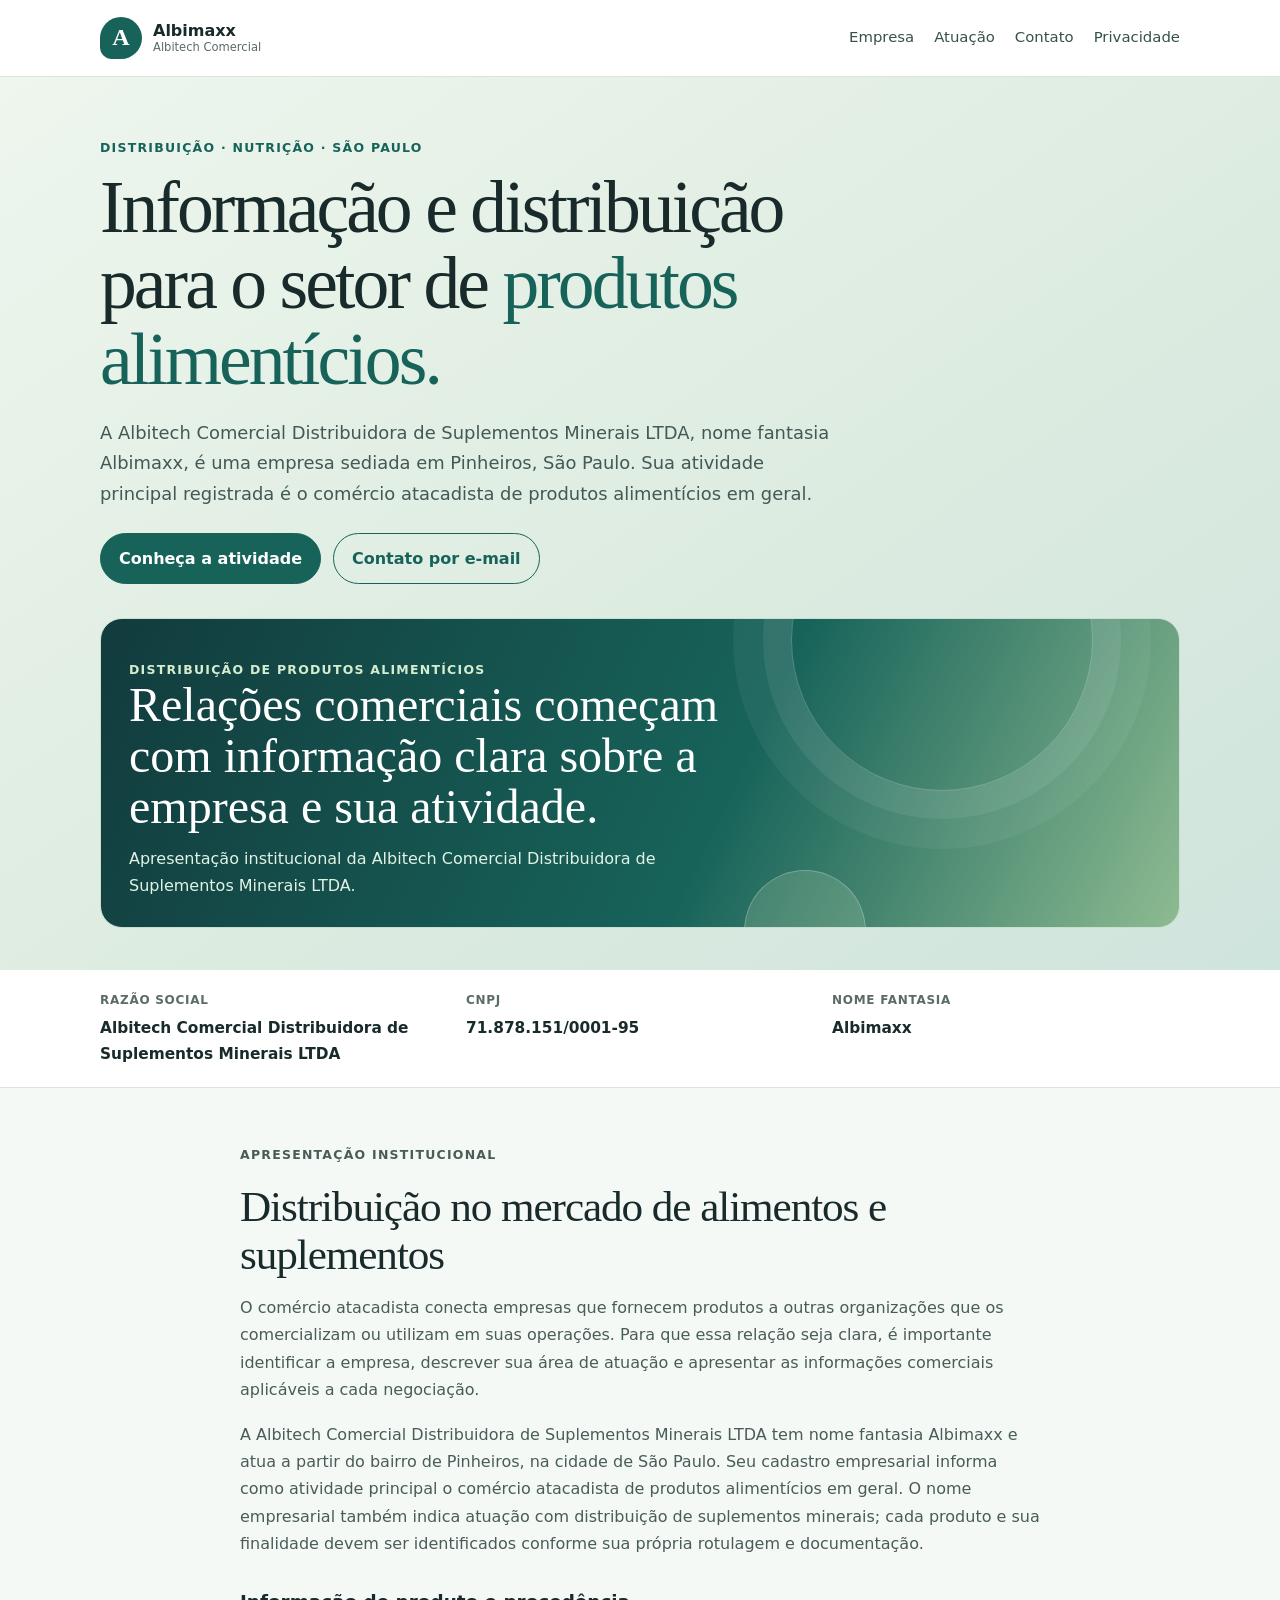
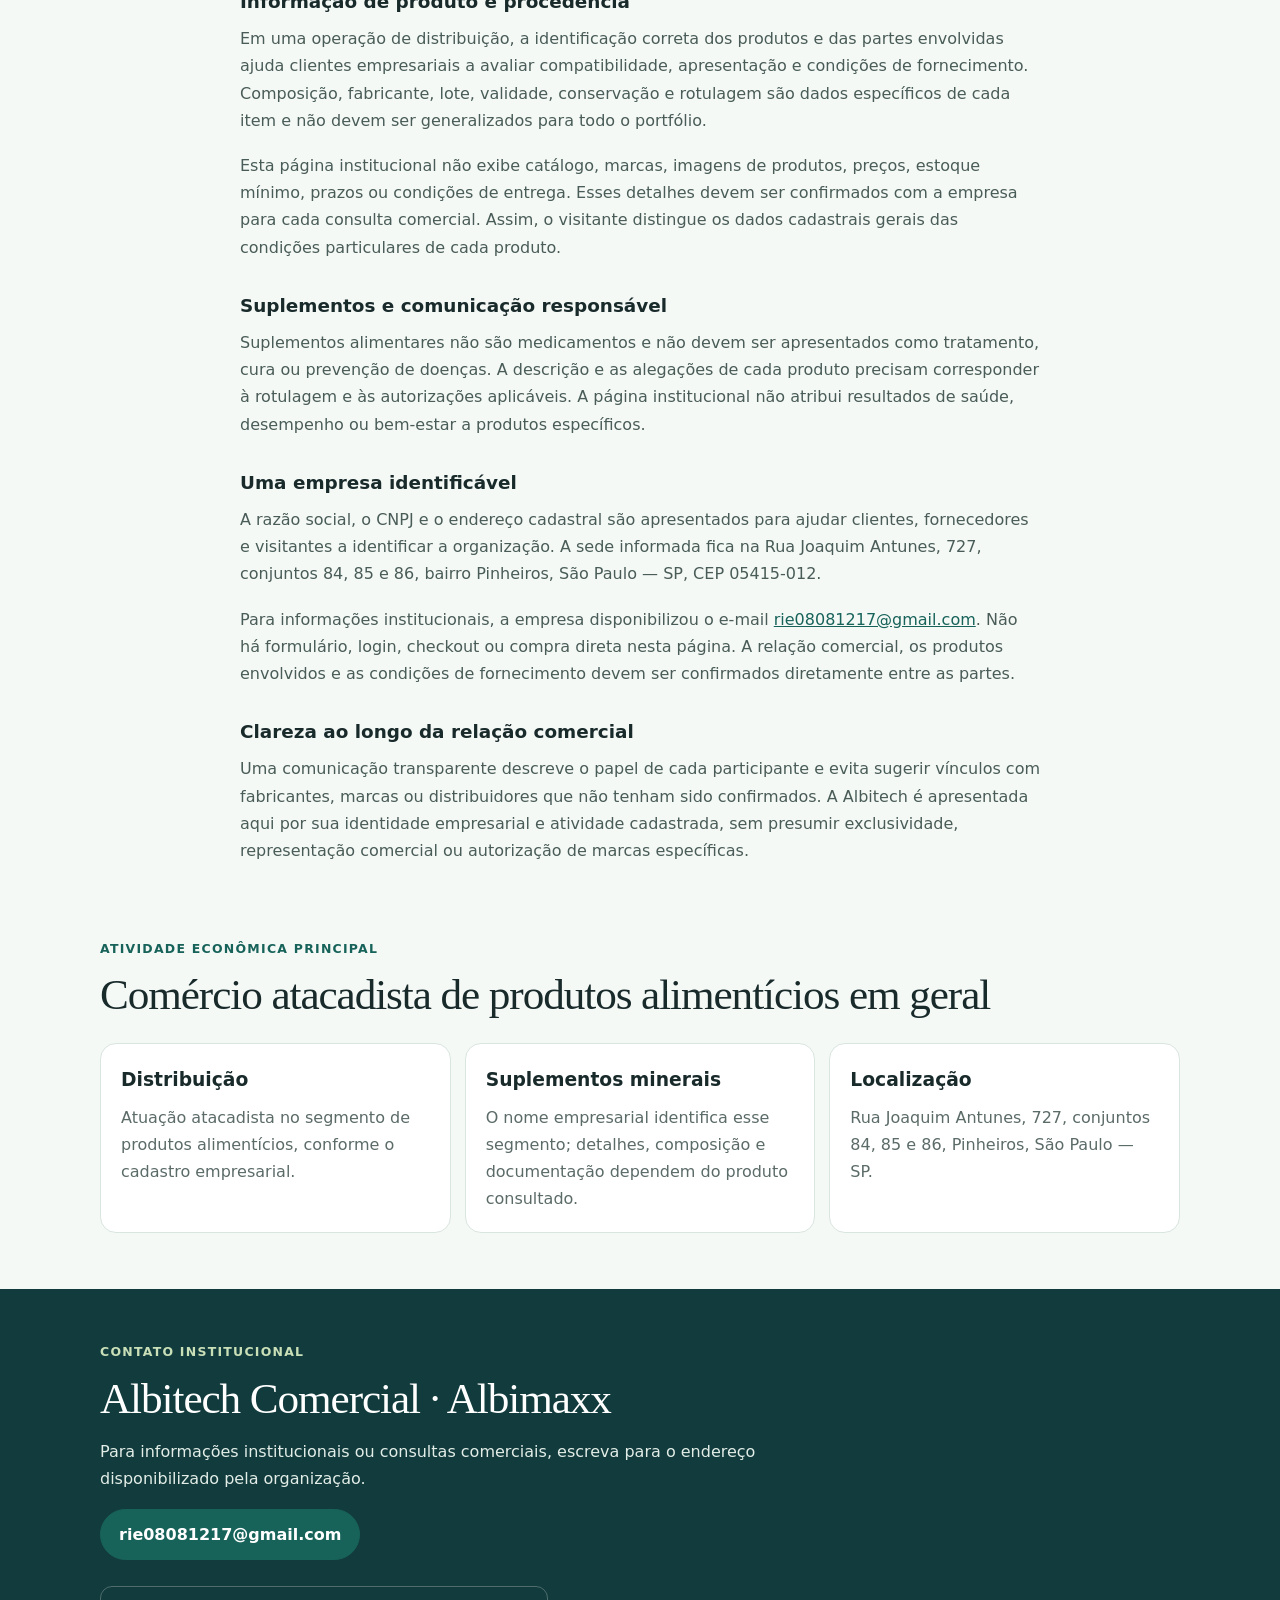
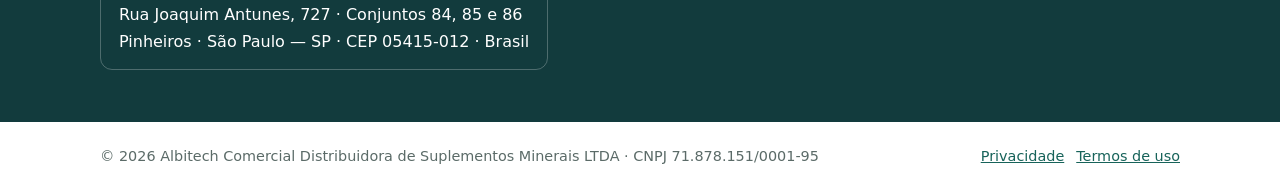
<file: index.html>
<!doctype html>
<html lang="pt-BR"><head><meta charset="utf-8"><meta name="viewport" content="width=device-width,initial-scale=1"><meta name="description" content="Albitech Comercial Distribuidora de Suplementos Minerais LTDA — distribuição atacadista de produtos alimentícios em São Paulo."><title>Albitech | Distribuição de produtos alimentícios</title><link rel="stylesheet" href="styles.css"></head>
<body><header class="top"><div class="wrap nav"><a class="brand" href="index.html"><span class="mark">A</span><span>Albimaxx<small style="display:block;font-size:.72rem;font-weight:500;color:#5b6b68">Albitech Comercial</small></span></a><nav class="links"><a href="#empresa">Empresa</a><a href="#atuacao">Atuação</a><a href="#contato">Contato</a><a href="privacy.html">Privacidade</a></nav></div></header>
<main><section class="hero"><div class="wrap"><p class="eyebrow">Distribuição · nutrição · São Paulo</p><h1>Informação e distribuição para o setor de <span>produtos alimentícios.</span></h1><p class="lead">A Albitech Comercial Distribuidora de Suplementos Minerais LTDA, nome fantasia Albimaxx, é uma empresa sediada em Pinheiros, São Paulo. Sua atividade principal registrada é o comércio atacadista de produtos alimentícios em geral.</p><div class="actions"><a class="button" href="#atuacao">Conheça a atividade</a><a class="button secondary" href="mailto:rie08081217@gmail.com">Contato por e-mail</a></div><div class="banner" role="img" aria-label="Banner institucional sobre distribuição de produtos alimentícios"><div class="banner-copy"><p class="eyebrow" style="color:#d5edcf">Distribuição de produtos alimentícios</p><h2>Relações comerciais começam com informação clara sobre a empresa e sua atividade.</h2><p>Apresentação institucional da Albitech Comercial Distribuidora de Suplementos Minerais LTDA.</p></div></div></div></section>
<section class="facts"><div class="wrap facts-grid"><div class="fact"><small>Razão social</small><strong>Albitech Comercial Distribuidora de Suplementos Minerais LTDA</strong></div><div class="fact"><small>CNPJ</small><strong>71.878.151/0001-95</strong></div><div class="fact"><small>Nome fantasia</small><strong>Albimaxx</strong></div></div></section>
<section id="empresa" class="section"><div class="wrap article"><p class="eyebrow">Apresentação institucional</p><h2>Distribuição no mercado de alimentos e suplementos</h2><p>O comércio atacadista conecta empresas que fornecem produtos a outras organizações que os comercializam ou utilizam em suas operações. Para que essa relação seja clara, é importante identificar a empresa, descrever sua área de atuação e apresentar as informações comerciais aplicáveis a cada negociação.</p><p>A Albitech Comercial Distribuidora de Suplementos Minerais LTDA tem nome fantasia Albimaxx e atua a partir do bairro de Pinheiros, na cidade de São Paulo. Seu cadastro empresarial informa como atividade principal o comércio atacadista de produtos alimentícios em geral. O nome empresarial também indica atuação com distribuição de suplementos minerais; cada produto e sua finalidade devem ser identificados conforme sua própria rotulagem e documentação.</p><h3>Informação de produto e procedência</h3><p>Em uma operação de distribuição, a identificação correta dos produtos e das partes envolvidas ajuda clientes empresariais a avaliar compatibilidade, apresentação e condições de fornecimento. Composição, fabricante, lote, validade, conservação e rotulagem são dados específicos de cada item e não devem ser generalizados para todo o portfólio.</p><p>Esta página institucional não exibe catálogo, marcas, imagens de produtos, preços, estoque mínimo, prazos ou condições de entrega. Esses detalhes devem ser confirmados com a empresa para cada consulta comercial. Assim, o visitante distingue os dados cadastrais gerais das condições particulares de cada produto.</p><h3>Suplementos e comunicação responsável</h3><p>Suplementos alimentares não são medicamentos e não devem ser apresentados como tratamento, cura ou prevenção de doenças. A descrição e as alegações de cada produto precisam corresponder à rotulagem e às autorizações aplicáveis. A página institucional não atribui resultados de saúde, desempenho ou bem-estar a produtos específicos.</p><h3>Uma empresa identificável</h3><p>A razão social, o CNPJ e o endereço cadastral são apresentados para ajudar clientes, fornecedores e visitantes a identificar a organização. A sede informada fica na Rua Joaquim Antunes, 727, conjuntos 84, 85 e 86, bairro Pinheiros, São Paulo — SP, CEP 05415-012.</p><p>Para informações institucionais, a empresa disponibilizou o e-mail <a href="mailto:rie08081217@gmail.com">rie08081217@gmail.com</a>. Não há formulário, login, checkout ou compra direta nesta página. A relação comercial, os produtos envolvidos e as condições de fornecimento devem ser confirmados diretamente entre as partes.</p><h3>Clareza ao longo da relação comercial</h3><p>Uma comunicação transparente descreve o papel de cada participante e evita sugerir vínculos com fabricantes, marcas ou distribuidores que não tenham sido confirmados. A Albitech é apresentada aqui por sua identidade empresarial e atividade cadastrada, sem presumir exclusividade, representação comercial ou autorização de marcas específicas.</p></div></section>
<section id="atuacao" class="section" style="padding-top:0"><div class="wrap"><p class="eyebrow">Atividade econômica principal</p><h2>Comércio atacadista de produtos alimentícios em geral</h2><div class="cards"><article class="card"><h3>Distribuição</h3><p>Atuação atacadista no segmento de produtos alimentícios, conforme o cadastro empresarial.</p></article><article class="card"><h3>Suplementos minerais</h3><p>O nome empresarial identifica esse segmento; detalhes, composição e documentação dependem do produto consultado.</p></article><article class="card"><h3>Localização</h3><p>Rua Joaquim Antunes, 727, conjuntos 84, 85 e 86, Pinheiros, São Paulo — SP.</p></article></div></div></section>
<section id="contato" class="contact"><div class="wrap"><p class="eyebrow">Contato institucional</p><h2>Albitech Comercial · Albimaxx</h2><p>Para informações institucionais ou consultas comerciais, escreva para o endereço disponibilizado pela organização.</p><p><a class="button" href="mailto:rie08081217@gmail.com">rie08081217@gmail.com</a></p><div class="address">Rua Joaquim Antunes, 727 · Conjuntos 84, 85 e 86<br>Pinheiros · São Paulo — SP · CEP 05415-012 · Brasil</div></div></section></main>
<footer class="footer"><div class="wrap footer-row"><span>© 2026 Albitech Comercial Distribuidora de Suplementos Minerais LTDA · CNPJ 71.878.151/0001-95</span><span><a href="privacy.html">Privacidade</a><a href="terms.html">Termos de uso</a></span></div></footer></body></html>
</file>
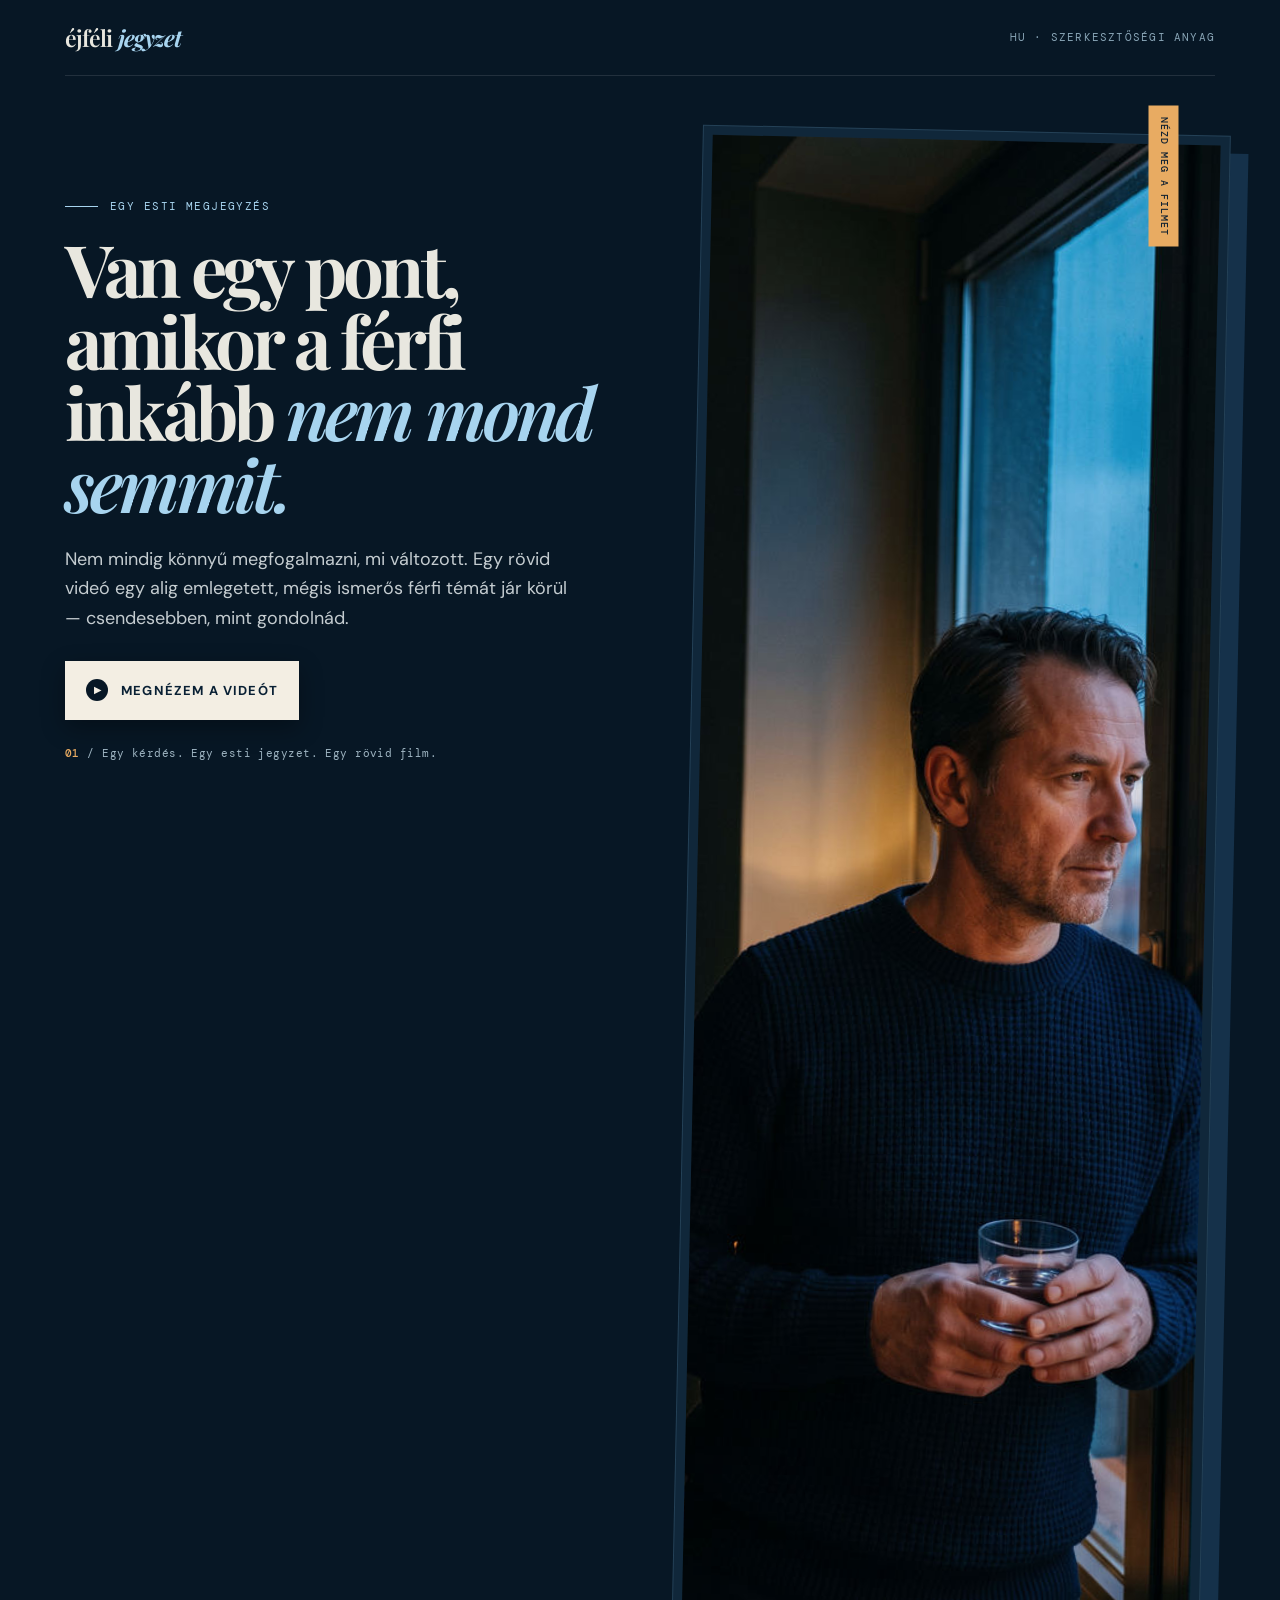
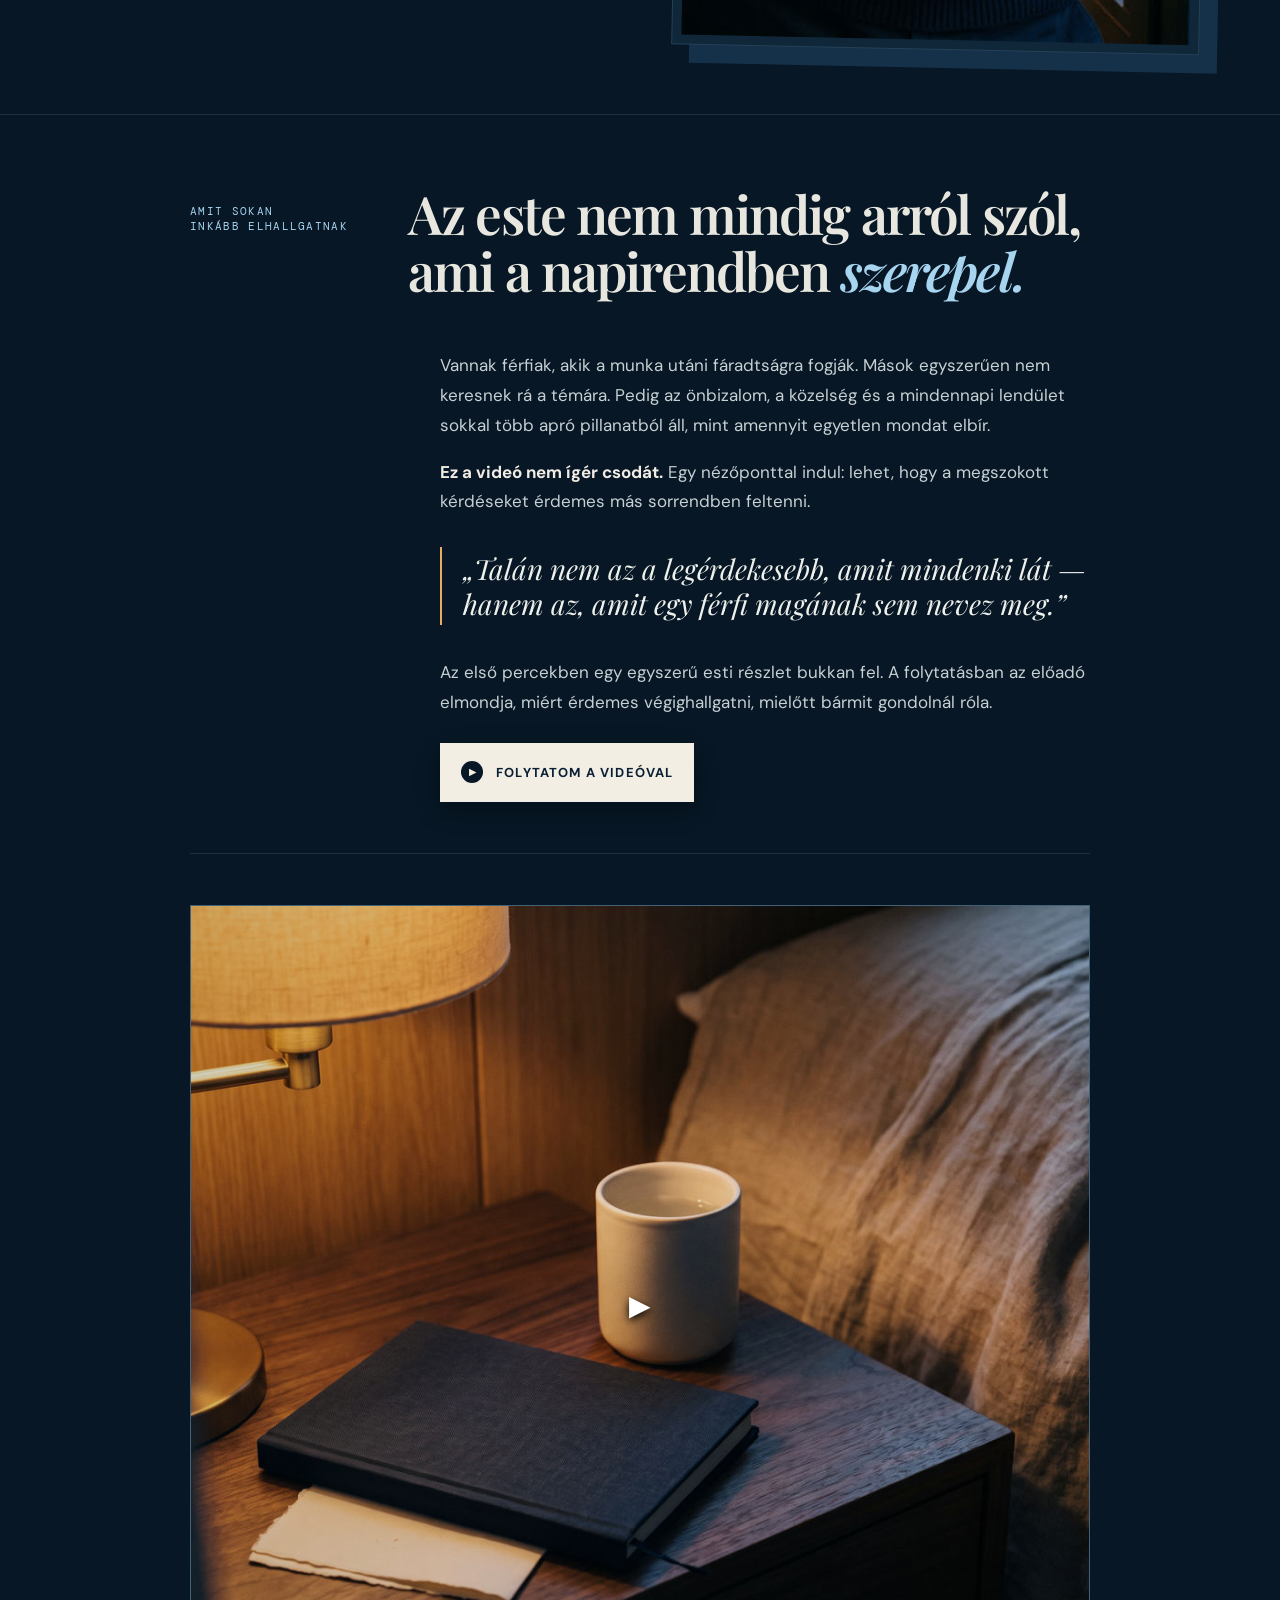
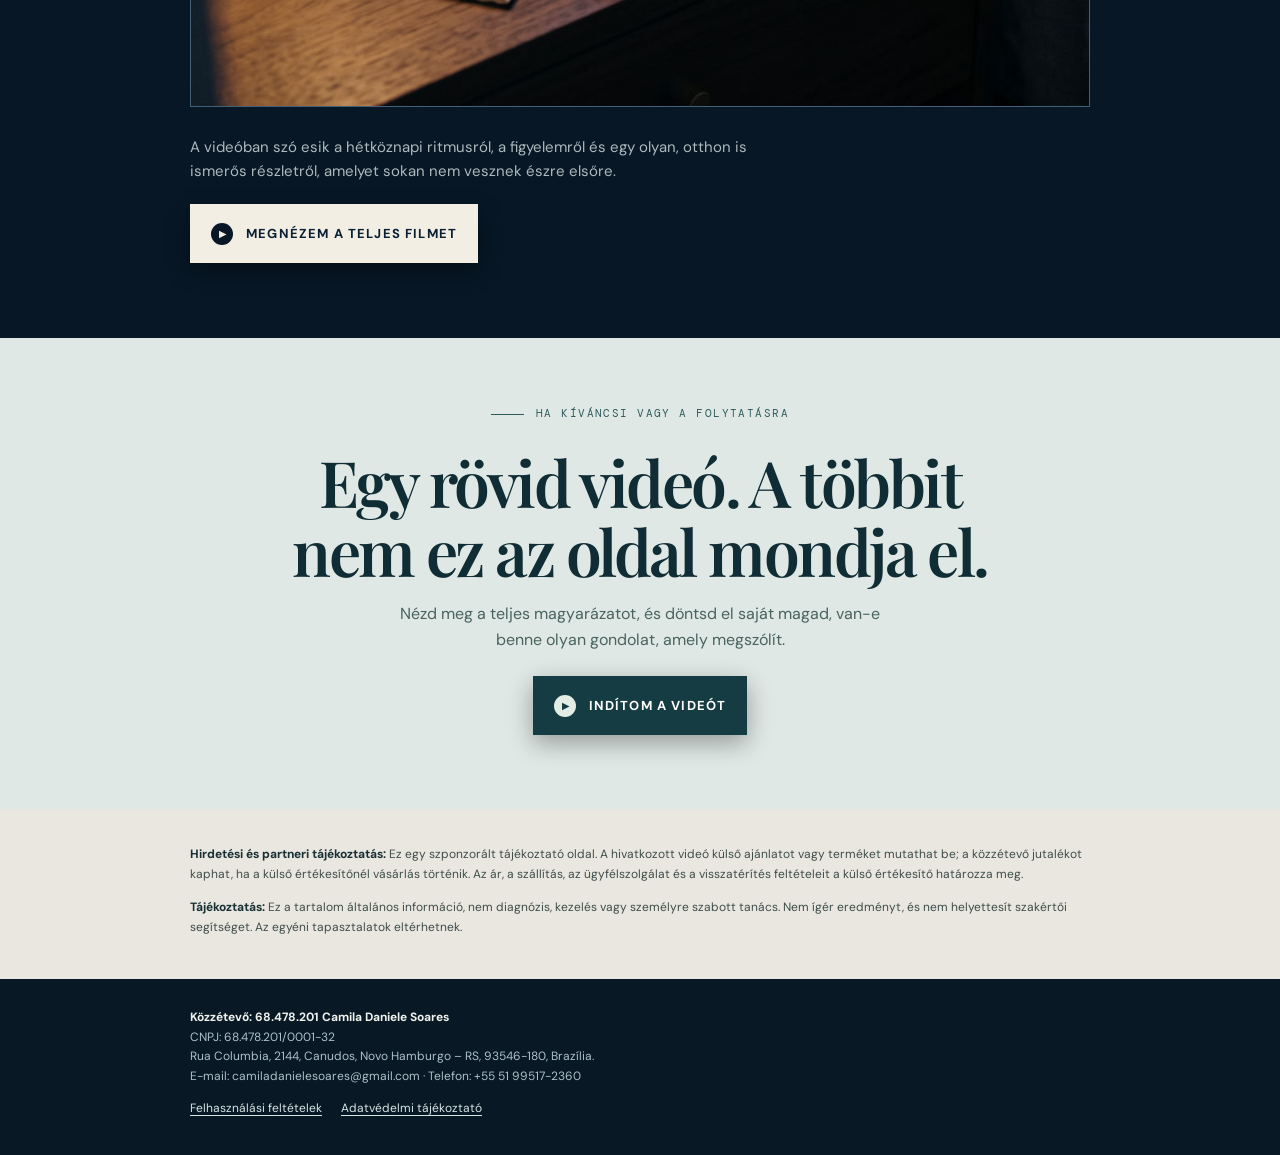
<file: preed/index.html>
<!doctype html>
<html lang="hu">
<head>
  <meta charset="utf-8">
  <meta name="viewport" content="width=device-width,initial-scale=1">
  <meta name="color-scheme" content="dark">
  <meta name="description" content="Szponzorált szerkesztőségi oldal a férfi jóllét kevésbé kimondott pillanatairól.">
  <title>Éjféli jegyzet — Egy csendes férfi kérdés</title>
  <style>
    @import url('https://fonts.googleapis.com/css2?family=DM+Mono:wght@400;500&family=DM+Sans:opsz,wght@9..40,400;9..40,500;9..40,700&family=Playfair+Display:ital,wght@0,600;0,700;1,600&display=swap');
    :root{--night:#071725;--ink:#e8e7df;--muted:#aab6bd;--blue:#3d6c91;--sky:#a7d4ef;--cream:#f3eee3;--amber:#e8ab62;--line:#314656}
    *{box-sizing:border-box}html{scroll-behavior:smooth}body{margin:0;background:var(--night);color:var(--ink);font-family:'DM Sans',Arial,sans-serif;-webkit-font-smoothing:antialiased}a{color:inherit}a:focus-visible{outline:3px solid var(--amber);outline-offset:4px}.page{overflow:hidden}.mast{height:76px;display:flex;align-items:center;justify-content:space-between;width:min(100% - 46px,1150px);margin:auto;border-bottom:1px solid #ffffff1c}.brand{font:600 23px/1 'Playfair Display',Georgia,serif;letter-spacing:-.04em}.brand b{font-style:italic;color:var(--sky)}.issue{font:11px/1 'DM Mono',monospace;text-transform:uppercase;letter-spacing:.11em;color:#89a5b6}.hero{width:min(100% - 46px,1150px);margin:auto;display:grid;grid-template-columns:1.02fr .98fr;gap:72px;align-items:start;min-height:640px;padding:54px 0 64px}.tag{display:flex;align-items:center;gap:12px;color:var(--sky);font:11px/1.2 'DM Mono',monospace;letter-spacing:.13em;text-transform:uppercase;margin:0 0 20px}.tag:before{content:'';width:33px;height:1px;background:var(--sky)}h1{font:700 clamp(47px,5.65vw,78px)/.99 'Playfair Display',Georgia,serif;letter-spacing:-.052em;margin:0 0 25px;max-width:620px}h1 em{color:var(--sky);font-weight:600}.lead{max-width:520px;color:#c4ccd0;font-size:18px;line-height:1.65;margin:0 0 27px}.lead strong{color:#f4f0e6}.watch{display:inline-flex;align-items:center;justify-content:center;gap:13px;background:var(--cream);color:#092034;min-height:59px;padding:15px 21px;font-size:13px;font-weight:700;letter-spacing:.09em;text-transform:uppercase;text-decoration:none;box-shadow:0 8px 25px #0005;transition:transform .18s cubic-bezier(.23,1,.32,1),box-shadow .18s cubic-bezier(.23,1,.32,1)}.watch:hover{transform:translateY(-2px);box-shadow:0 13px 28px #0008}.watch:active{transform:scale(.97)}.play{display:grid;place-items:center;width:22px;height:22px;border-radius:50%;background:var(--night);color:var(--cream);font-size:9px;padding-left:2px}.watch-note{color:#8fa1ab;font-size:12px;line-height:1.5;margin:12px 0 0;max-width:420px}.hero-copy{padding-top:70px}.portrait{position:relative;margin:0}.portrait a{display:block;border:1px solid #6794b13c;padding:9px;background:#10273a;transform:rotate(1.2deg);box-shadow:18px 18px 0 #15314a}.portrait img{width:100%;aspect-ratio:4/5;object-fit:cover;display:block;filter:saturate(.9)}.portrait:after{content:'NÉZD MEG A FILMET';position:absolute;right:-19px;top:31px;background:var(--amber);color:#132332;font:500 10px/1 'DM Mono',monospace;letter-spacing:.1em;padding:10px 11px;transform:rotate(90deg);transform-origin:center}.hero-meta{position:relative;margin-top:25px;color:#9fb5c2;font:11px/1.5 'DM Mono',monospace;letter-spacing:.04em}.hero-meta b{color:var(--amber);font-weight:500}.rule{border:0;border-top:1px solid #ffffff1c;margin:0}.article{width:min(100% - 46px,900px);margin:0 auto;padding:70px 0 75px}.column-head{display:grid;grid-template-columns:170px 1fr;gap:48px;align-items:start;margin-bottom:52px}.side-label{font:11px/1.4 'DM Mono',monospace;letter-spacing:.12em;color:var(--sky);text-transform:uppercase;padding-top:8px}.article h2{font:600 clamp(32px,4.4vw,53px)/1.08 'Playfair Display',Georgia,serif;letter-spacing:-.035em;margin:0}.article h2 em{color:var(--sky);font-weight:600}.copy{max-width:650px;margin-left:auto}.copy p{font-size:17px;line-height:1.75;color:#c7d0d3;margin:0 0 17px}.copy strong{color:#f1ede5}.quote{max-width:650px;margin:30px 0 33px auto;border-left:2px solid var(--amber);padding:4px 0 4px 21px;font:italic 28px/1.25 'Playfair Display',Georgia,serif;color:#eef0ec}.detail{margin:51px 0 0;padding-top:51px;border-top:1px solid #ffffff1c}.detail-img{display:block;position:relative;margin:0 0 28px;text-decoration:none;overflow:hidden;border:1px solid #426177}.detail-img:after{content:'▶';position:absolute;inset:0;display:grid;place-items:center;background:linear-gradient(90deg,#06142230,#06142205);font-size:28px;color:#fff;text-shadow:0 3px 9px #000}.detail-img img{display:block;width:100%;aspect-ratio:3/2;object-fit:cover;transition:transform .25s ease}.detail-img:hover img{transform:scale(1.02)}.small-copy{color:#aeb9bd;font-size:15px;line-height:1.65;max-width:580px;margin:0 0 20px}.mid-cta{margin-top:8px}.close{background:#dfe8e5;color:#102d35;padding:67px 23px 74px;text-align:center}.close-inner{width:min(100%,750px);margin:auto}.close .tag{justify-content:center;color:#305b5b}.close .tag:before{background:#305b5b}.close h2{font:600 clamp(37px,5vw,64px)/1.08 'Playfair Display',Georgia,serif;letter-spacing:-.04em;margin:0 0 16px}.close p{max-width:500px;margin:0 auto 24px;line-height:1.6;color:#49635f}.close .watch{background:#163c43;color:#fff}.close .play{background:#e4ece6;color:#163c43}.notices{background:#e9e7df;color:#3f4d4c;padding:35px 23px 30px}.notice-inner{width:min(100%,900px);margin:auto;font-size:12px;line-height:1.68}.notice-inner p{margin:0 0 12px}.notices strong{color:#182f35}.footer{background:#081824;color:#aec1c8;padding:29px 23px 36px;font-size:12px;line-height:1.65}.footer-inner{width:min(100%,900px);margin:auto}.footer b{color:#f0f2ed}.footlinks{display:flex;flex-wrap:wrap;gap:19px;margin-top:12px}.footlinks a{color:#d8e5e5;text-underline-offset:3px}
    @media(max-width:740px){.mast{height:65px;width:min(100% - 34px,600px)}.brand{font-size:20px}.issue{font-size:9px}.hero{width:min(100% - 38px,600px);grid-template-columns:1fr;gap:37px;min-height:0;padding:48px 0 52px}.hero-copy{order:1;padding-top:0}.portrait{order:2;width:calc(100% - 13px);margin:auto}.portrait:after{right:-20px;top:34px}.lead{font-size:16px}.watch{width:100%}.article{width:min(100% - 38px,600px);padding:54px 0 58px}.column-head{display:block;margin-bottom:26px}.side-label{padding:0;margin:0 0 13px}.copy{margin:0}.copy p{font-size:16px}.quote{margin:25px 0 29px;font-size:24px}.detail{margin-top:36px;padding-top:36px}.detail-img img{aspect-ratio:1.3}.close{padding:54px 20px 59px}.notices{padding:30px 19px}.footer{padding:28px 19px}.footlinks{gap:15px}}
    @media(prefers-reduced-motion:no-preference){.watch{animation:pulse 2.8s ease-in-out infinite}@keyframes pulse{50%{box-shadow:0 10px 31px #f0e7d939}}}
  </style>
</head>
<body>
  <div class="page">
    <header class="mast"><div class="brand">éjféli <b>jegyzet</b></div><div class="issue">HU · szerkesztőségi anyag</div></header>
    <main>
      <section class="hero">
        <div class="hero-copy">
          <p class="tag">Egy esti megjegyzés</p>
          <h1>Van egy pont, amikor a férfi inkább <em>nem mond semmit.</em></h1>
          <p class="lead">Nem mindig könnyű megfogalmazni, mi változott. Egy rövid videó egy alig emlegetett, mégis ismerős férfi témát jár körül — csendesebben, mint gondolnád.</p>
          <a class="watch" href="https://lp.zvedavy.shop/preclick"><span class="play" aria-hidden="true">▶</span> Megnézem a videót</a>
          
          <p class="hero-meta"><b>01</b> / Egy kérdés. Egy esti jegyzet. Egy rövid film.</p>
        </div>
        <figure class="portrait"><a href="https://lp.zvedavy.shop/preclick" aria-label="A videó megtekintése"><img src="images/night-window.jpg" width="1200" height="1500" alt="Férfi egy lakás ablakánál az esti fényben" fetchpriority="high"></a></figure>
      </section>
      <hr class="rule">
      <article class="article">
        <div class="column-head"><p class="side-label">Amit sokan<br>inkább elhallgatnak</p><h2>Az este nem mindig arról szól, ami a napirendben <em>szerepel.</em></h2></div>
        <div class="copy">
          <p>Vannak férfiak, akik a munka utáni fáradtságra fogják. Mások egyszerűen nem keresnek rá a témára. Pedig az önbizalom, a közelség és a mindennapi lendület sokkal több apró pillanatból áll, mint amennyit egyetlen mondat elbír.</p>
          <p><strong>Ez a videó nem ígér csodát.</strong> Egy nézőponttal indul: lehet, hogy a megszokott kérdéseket érdemes más sorrendben feltenni.</p>
          <blockquote class="quote">„Talán nem az a legérdekesebb, amit mindenki lát — hanem az, amit egy férfi magának sem nevez meg.”</blockquote>
          <p>Az első percekben egy egyszerű esti részlet bukkan fel. A folytatásban az előadó elmondja, miért érdemes végighallgatni, mielőtt bármit gondolnál róla.</p>
          <a class="watch mid-cta" href="https://lp.zvedavy.shop/preclick"><span class="play" aria-hidden="true">▶</span> Folytatom a videóval</a>
        </div>
        <div class="detail">
          <a class="detail-img" href="https://lp.zvedavy.shop/preclick" aria-label="A videó megtekintése: esti jegyzet"><img src="images/notebook.jpg" width="1200" height="800" alt="Sötét jegyzetfüzet és vízzel teli pohár egy esti asztalon" loading="lazy"></a>
          <p class="small-copy">A videóban szó esik a hétköznapi ritmusról, a figyelemről és egy olyan, otthon is ismerős részletről, amelyet sokan nem vesznek észre elsőre.</p>
          <a class="watch" href="https://lp.zvedavy.shop/preclick"><span class="play" aria-hidden="true">▶</span> Megnézem a teljes filmet</a>
        </div>
      </article>
      <section class="close"><div class="close-inner"><p class="tag">Ha kíváncsi vagy a folytatásra</p><h2>Egy rövid videó. A többit nem ez az oldal mondja el.</h2><p>Nézd meg a teljes magyarázatot, és döntsd el saját magad, van-e benne olyan gondolat, amely megszólít.</p><a class="watch" href="https://lp.zvedavy.shop/preclick"><span class="play" aria-hidden="true">▶</span> Indítom a videót</a></div></section>
      <section class="notices"><div class="notice-inner"><p><strong>Hirdetési és partneri tájékoztatás:</strong> Ez egy szponzorált tájékoztató oldal. A hivatkozott videó külső ajánlatot vagy terméket mutathat be; a közzétevő jutalékot kaphat, ha a külső értékesítőnél vásárlás történik. Az ár, a szállítás, az ügyfélszolgálat és a visszatérítés feltételeit a külső értékesítő határozza meg.</p><p><strong>Tájékoztatás:</strong> Ez a tartalom általános információ, nem diagnózis, kezelés vagy személyre szabott tanács. Nem ígér eredményt, és nem helyettesít szakértői segítséget. Az egyéni tapasztalatok eltérhetnek.</p></div></section>
    </main>
    <footer class="footer"><div class="footer-inner"><b>Közzétevő: 68.478.201 Camila Daniele Soares</b><br>CNPJ: 68.478.201/0001-32<br>Rua Columbia, 2144, Canudos, Novo Hamburgo – RS, 93546-180, Brazília.<br>E-mail: camiladanielesoares@gmail.com · Telefon: +55 51 99517-2360<div class="footlinks"><a href="terms.html">Felhasználási feltételek</a><a href="privacy.html">Adatvédelmi tájékoztató</a></div></div></footer>
  </div>
  <script type="text/javascript" src="https://lp.zvedavy.shop/pretrack.js?rtkcmpid=6ac04eb22737b35180874b11"></script>
</body>
</html>
</file>
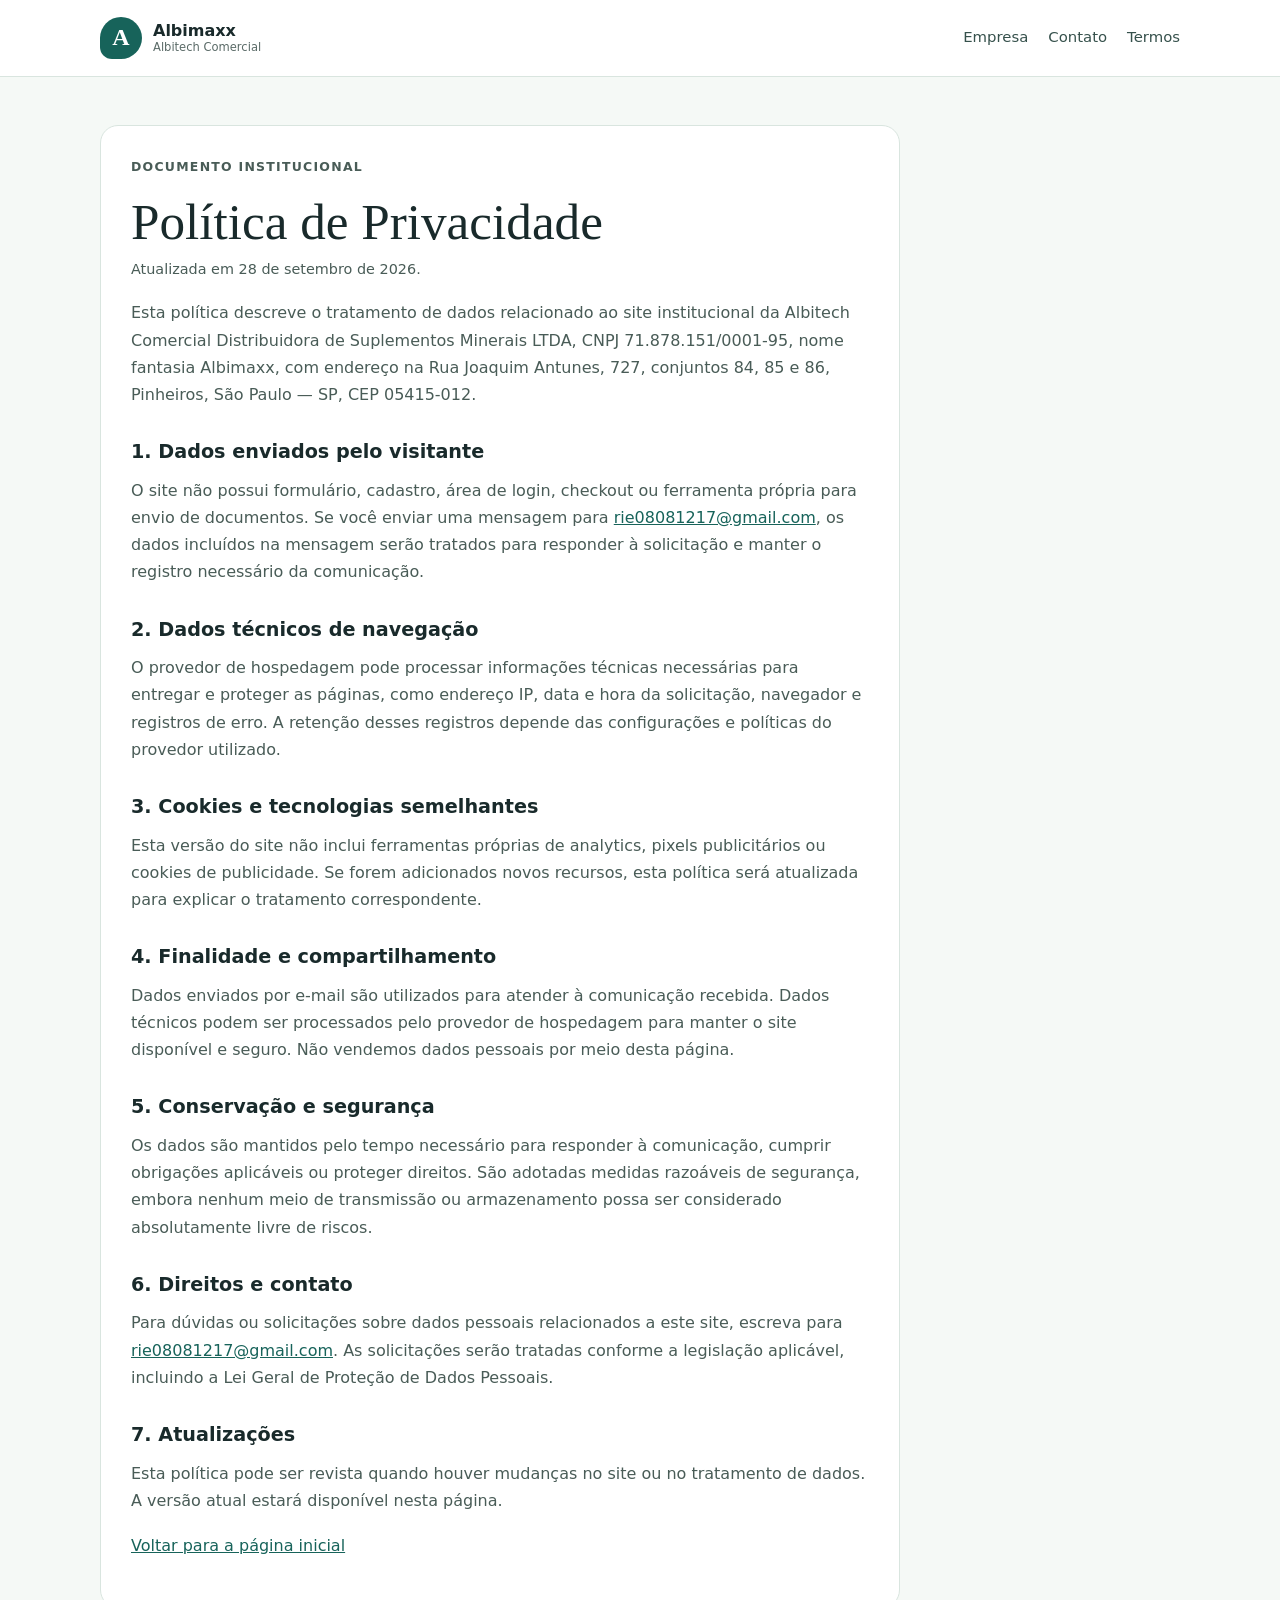
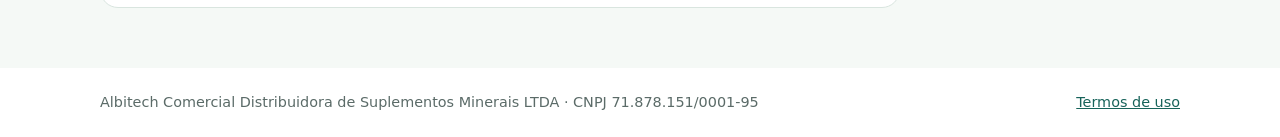
<file: privacy.html>
<!doctype html>
<html lang="pt-BR"><head><meta charset="utf-8"><meta name="viewport" content="width=device-width,initial-scale=1"><title>Política de Privacidade | Albitech</title><link rel="stylesheet" href="styles.css"></head>
<body><header class="top"><div class="wrap nav"><a class="brand" href="index.html"><span class="mark">A</span><span>Albimaxx<small style="display:block;font-size:.72rem;font-weight:500;color:#5b6b68">Albitech Comercial</small></span></a><nav class="links"><a href="index.html#empresa">Empresa</a><a href="index.html#contato">Contato</a><a href="terms.html">Termos</a></nav></div></header>
<main class="legal-main"><div class="wrap"><article class="article"><p class="eyebrow">Documento institucional</p><h1>Política de Privacidade</h1><p class="updated">Atualizada em 28 de setembro de 2026.</p><p>Esta política descreve o tratamento de dados relacionado ao site institucional da Albitech Comercial Distribuidora de Suplementos Minerais LTDA, CNPJ 71.878.151/0001-95, nome fantasia Albimaxx, com endereço na Rua Joaquim Antunes, 727, conjuntos 84, 85 e 86, Pinheiros, São Paulo — SP, CEP 05415-012.</p><h2>1. Dados enviados pelo visitante</h2><p>O site não possui formulário, cadastro, área de login, checkout ou ferramenta própria para envio de documentos. Se você enviar uma mensagem para <a href="mailto:rie08081217@gmail.com">rie08081217@gmail.com</a>, os dados incluídos na mensagem serão tratados para responder à solicitação e manter o registro necessário da comunicação.</p><h2>2. Dados técnicos de navegação</h2><p>O provedor de hospedagem pode processar informações técnicas necessárias para entregar e proteger as páginas, como endereço IP, data e hora da solicitação, navegador e registros de erro. A retenção desses registros depende das configurações e políticas do provedor utilizado.</p><h2>3. Cookies e tecnologias semelhantes</h2><p>Esta versão do site não inclui ferramentas próprias de analytics, pixels publicitários ou cookies de publicidade. Se forem adicionados novos recursos, esta política será atualizada para explicar o tratamento correspondente.</p><h2>4. Finalidade e compartilhamento</h2><p>Dados enviados por e-mail são utilizados para atender à comunicação recebida. Dados técnicos podem ser processados pelo provedor de hospedagem para manter o site disponível e seguro. Não vendemos dados pessoais por meio desta página.</p><h2>5. Conservação e segurança</h2><p>Os dados são mantidos pelo tempo necessário para responder à comunicação, cumprir obrigações aplicáveis ou proteger direitos. São adotadas medidas razoáveis de segurança, embora nenhum meio de transmissão ou armazenamento possa ser considerado absolutamente livre de riscos.</p><h2>6. Direitos e contato</h2><p>Para dúvidas ou solicitações sobre dados pessoais relacionados a este site, escreva para <a href="mailto:rie08081217@gmail.com">rie08081217@gmail.com</a>. As solicitações serão tratadas conforme a legislação aplicável, incluindo a Lei Geral de Proteção de Dados Pessoais.</p><h2>7. Atualizações</h2><p>Esta política pode ser revista quando houver mudanças no site ou no tratamento de dados. A versão atual estará disponível nesta página.</p><p><a href="index.html">Voltar para a página inicial</a></p></article></div></main>
<footer class="footer"><div class="wrap footer-row"><span>Albitech Comercial Distribuidora de Suplementos Minerais LTDA · CNPJ 71.878.151/0001-95</span><a href="terms.html">Termos de uso</a></div></footer></body></html>
</file>
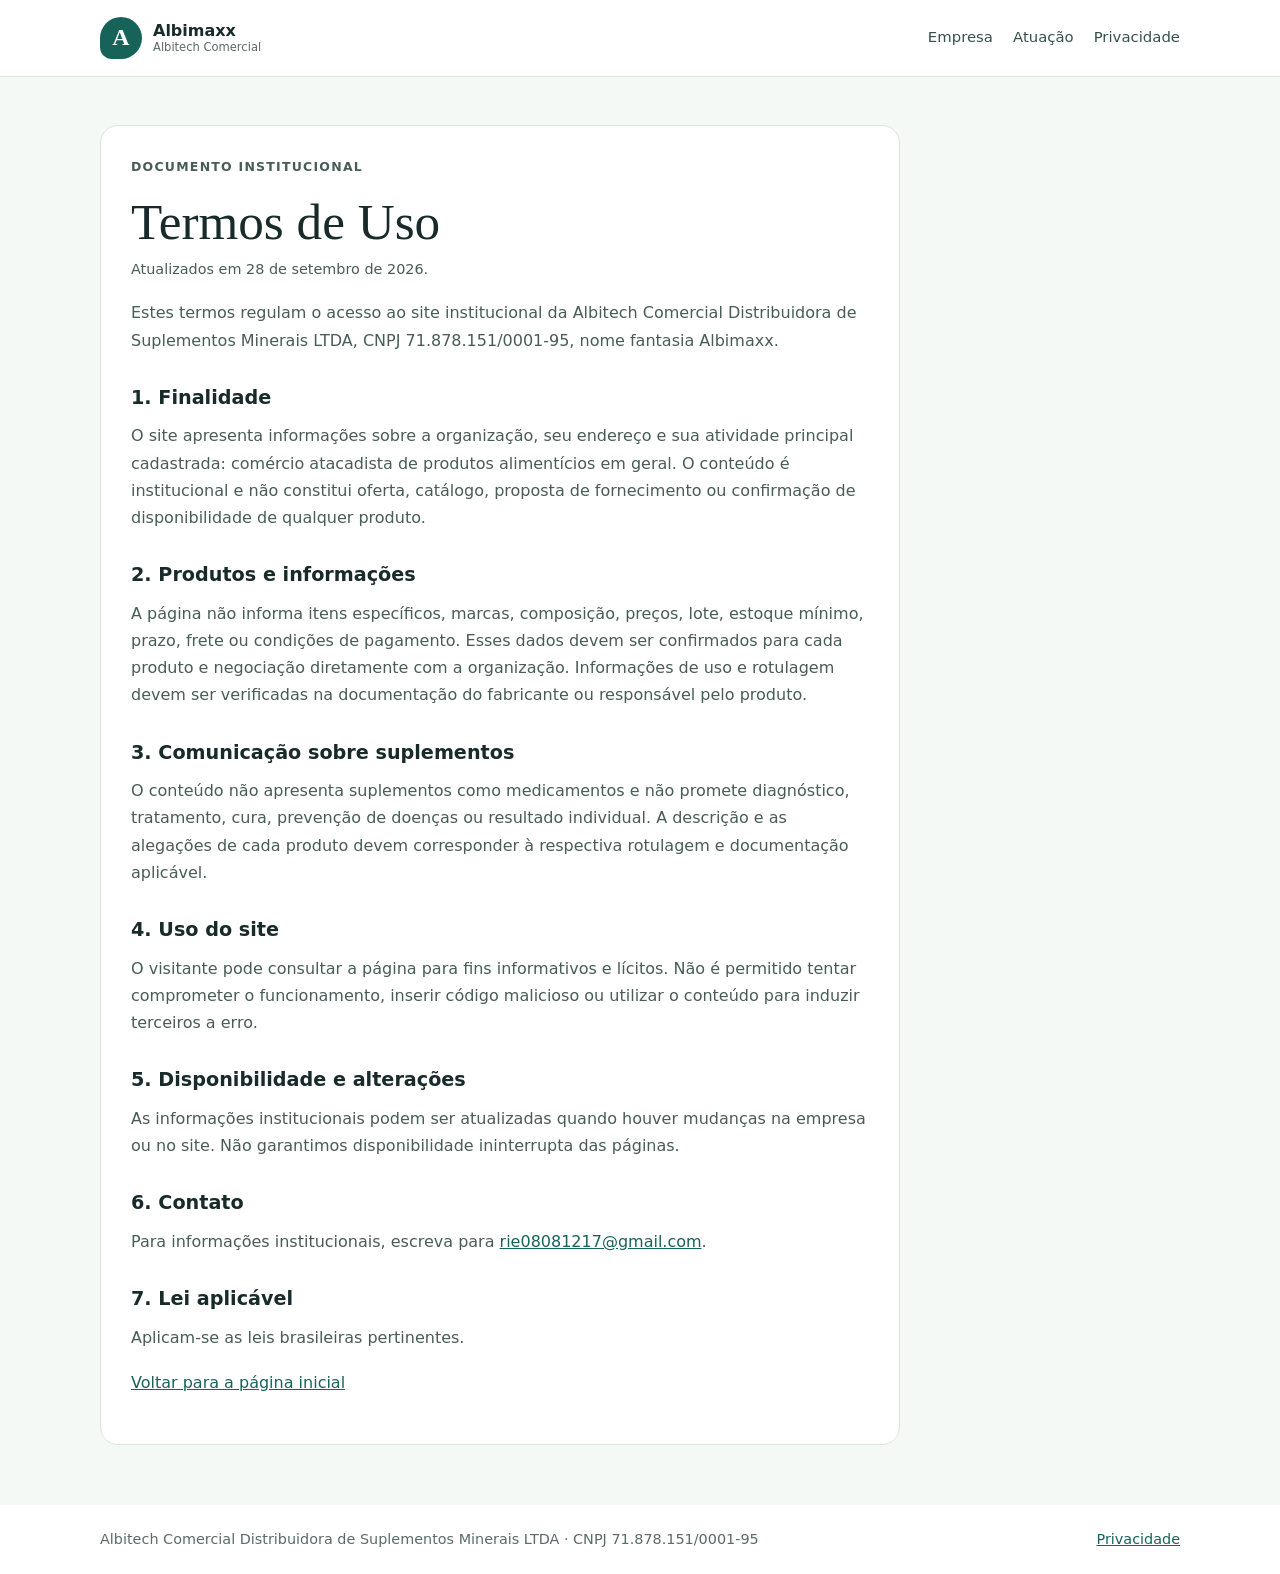
<file: terms.html>
<!doctype html>
<html lang="pt-BR"><head><meta charset="utf-8"><meta name="viewport" content="width=device-width,initial-scale=1"><title>Termos de Uso | Albitech</title><link rel="stylesheet" href="styles.css"></head>
<body><header class="top"><div class="wrap nav"><a class="brand" href="index.html"><span class="mark">A</span><span>Albimaxx<small style="display:block;font-size:.72rem;font-weight:500;color:#5b6b68">Albitech Comercial</small></span></a><nav class="links"><a href="index.html#empresa">Empresa</a><a href="index.html#atuacao">Atuação</a><a href="privacy.html">Privacidade</a></nav></div></header>
<main class="legal-main"><div class="wrap"><article class="article"><p class="eyebrow">Documento institucional</p><h1>Termos de Uso</h1><p class="updated">Atualizados em 28 de setembro de 2026.</p><p>Estes termos regulam o acesso ao site institucional da Albitech Comercial Distribuidora de Suplementos Minerais LTDA, CNPJ 71.878.151/0001-95, nome fantasia Albimaxx.</p><h2>1. Finalidade</h2><p>O site apresenta informações sobre a organização, seu endereço e sua atividade principal cadastrada: comércio atacadista de produtos alimentícios em geral. O conteúdo é institucional e não constitui oferta, catálogo, proposta de fornecimento ou confirmação de disponibilidade de qualquer produto.</p><h2>2. Produtos e informações</h2><p>A página não informa itens específicos, marcas, composição, preços, lote, estoque mínimo, prazo, frete ou condições de pagamento. Esses dados devem ser confirmados para cada produto e negociação diretamente com a organização. Informações de uso e rotulagem devem ser verificadas na documentação do fabricante ou responsável pelo produto.</p><h2>3. Comunicação sobre suplementos</h2><p>O conteúdo não apresenta suplementos como medicamentos e não promete diagnóstico, tratamento, cura, prevenção de doenças ou resultado individual. A descrição e as alegações de cada produto devem corresponder à respectiva rotulagem e documentação aplicável.</p><h2>4. Uso do site</h2><p>O visitante pode consultar a página para fins informativos e lícitos. Não é permitido tentar comprometer o funcionamento, inserir código malicioso ou utilizar o conteúdo para induzir terceiros a erro.</p><h2>5. Disponibilidade e alterações</h2><p>As informações institucionais podem ser atualizadas quando houver mudanças na empresa ou no site. Não garantimos disponibilidade ininterrupta das páginas.</p><h2>6. Contato</h2><p>Para informações institucionais, escreva para <a href="mailto:rie08081217@gmail.com">rie08081217@gmail.com</a>.</p><h2>7. Lei aplicável</h2><p>Aplicam-se as leis brasileiras pertinentes.</p><p><a href="index.html">Voltar para a página inicial</a></p></article></div></main>
<footer class="footer"><div class="wrap footer-row"><span>Albitech Comercial Distribuidora de Suplementos Minerais LTDA · CNPJ 71.878.151/0001-95</span><a href="privacy.html">Privacidade</a></div></footer></body></html>
</file>
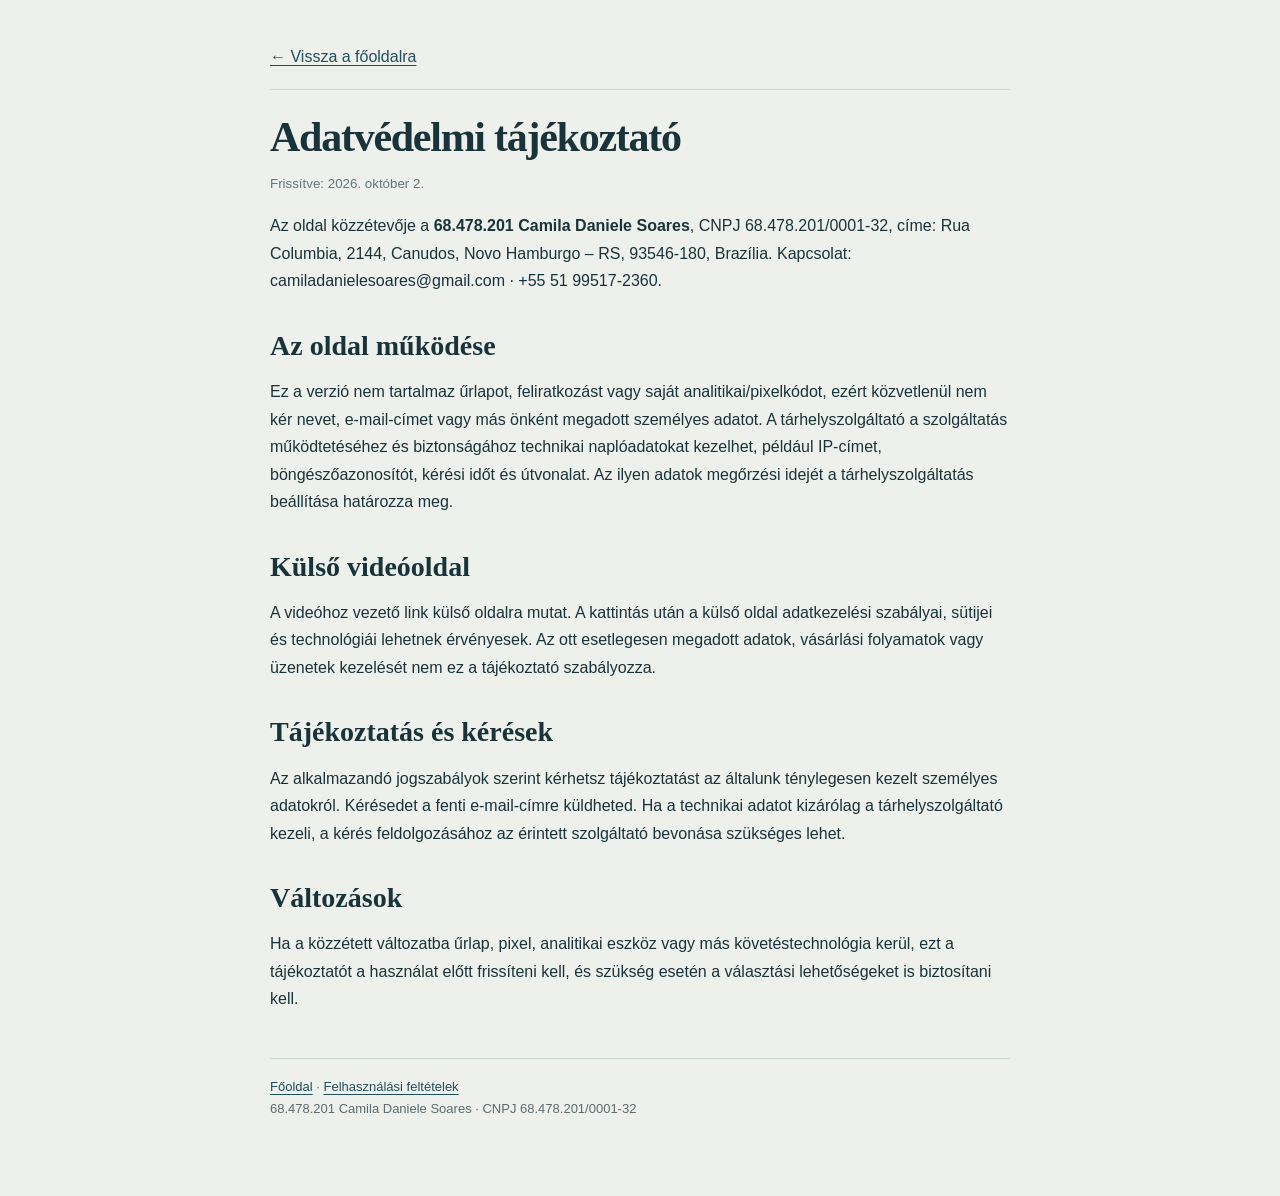
<file: preed/privacy.html>
<!doctype html>
<html lang="hu"><head><meta charset="utf-8"><meta name="viewport" content="width=device-width,initial-scale=1"><title>Adatvédelmi tájékoztató | Éjféli jegyzet</title><style>body{margin:0;background:#edf0eb;color:#19333a;font:16px/1.72 Arial,Helvetica,sans-serif}main{max-width:740px;margin:auto;padding:43px 22px 75px}a{color:#224f5d;text-underline-offset:3px}a:focus-visible{outline:3px solid #e5a15e;outline-offset:4px}h1,h2{font-family:Georgia,serif;line-height:1.15}h1{font-size:42px;letter-spacing:-.03em;margin:23px 0 8px}h2{font-size:28px;margin:35px 0 9px}small{color:#64777b}header{border-bottom:1px solid #cbd5d2;padding-bottom:18px}footer{border-top:1px solid #cbd5d2;margin-top:45px;padding-top:17px;font-size:13px;color:#5c6c70}</style></head><body><main><header><a href="index.html">← Vissza a főoldalra</a></header><h1>Adatvédelmi tájékoztató</h1><small>Frissítve: 2026. október 2.</small><p>Az oldal közzétevője a <strong>68.478.201 Camila Daniele Soares</strong>, CNPJ 68.478.201/0001-32, címe: Rua Columbia, 2144, Canudos, Novo Hamburgo – RS, 93546-180, Brazília. Kapcsolat: camiladanielesoares@gmail.com · +55 51 99517-2360.</p><h2>Az oldal működése</h2><p>Ez a verzió nem tartalmaz űrlapot, feliratkozást vagy saját analitikai/pixelkódot, ezért közvetlenül nem kér nevet, e-mail-címet vagy más önként megadott személyes adatot. A tárhelyszolgáltató a szolgáltatás működtetéséhez és biztonságához technikai naplóadatokat kezelhet, például IP-címet, böngészőazonosítót, kérési időt és útvonalat. Az ilyen adatok megőrzési idejét a tárhelyszolgáltatás beállítása határozza meg.</p><h2>Külső videóoldal</h2><p>A videóhoz vezető link külső oldalra mutat. A kattintás után a külső oldal adatkezelési szabályai, sütijei és technológiái lehetnek érvényesek. Az ott esetlegesen megadott adatok, vásárlási folyamatok vagy üzenetek kezelését nem ez a tájékoztató szabályozza.</p><h2>Tájékoztatás és kérések</h2><p>Az alkalmazandó jogszabályok szerint kérhetsz tájékoztatást az általunk ténylegesen kezelt személyes adatokról. Kérésedet a fenti e-mail-címre küldheted. Ha a technikai adatot kizárólag a tárhelyszolgáltató kezeli, a kérés feldolgozásához az érintett szolgáltató bevonása szükséges lehet.</p><h2>Változások</h2><p>Ha a közzétett változatba űrlap, pixel, analitikai eszköz vagy más követéstechnológia kerül, ezt a tájékoztatót a használat előtt frissíteni kell, és szükség esetén a választási lehetőségeket is biztosítani kell.</p><footer><a href="index.html">Főoldal</a> · <a href="terms.html">Felhasználási feltételek</a><br>68.478.201 Camila Daniele Soares · CNPJ 68.478.201/0001-32</footer></main></body></html>
</file>
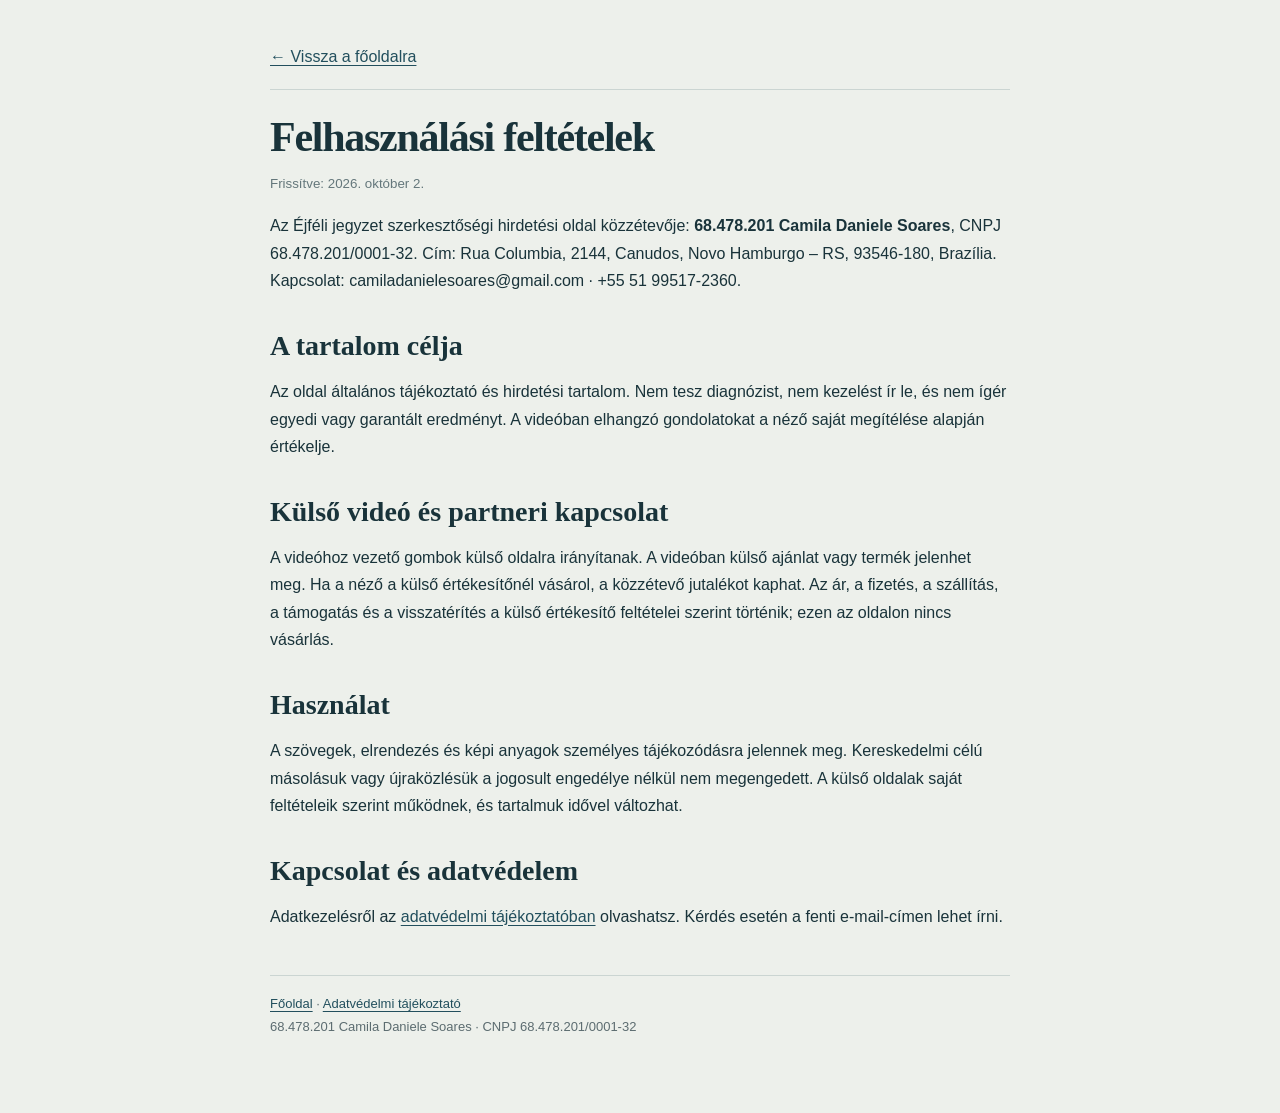
<file: preed/terms.html>
<!doctype html>
<html lang="hu"><head><meta charset="utf-8"><meta name="viewport" content="width=device-width,initial-scale=1"><title>Felhasználási feltételek | Éjféli jegyzet</title><style>body{margin:0;background:#edf0eb;color:#19333a;font:16px/1.72 Arial,Helvetica,sans-serif}main{max-width:740px;margin:auto;padding:43px 22px 75px}a{color:#224f5d;text-underline-offset:3px}a:focus-visible{outline:3px solid #e5a15e;outline-offset:4px}h1,h2{font-family:Georgia,serif;line-height:1.15}h1{font-size:42px;letter-spacing:-.03em;margin:23px 0 8px}h2{font-size:28px;margin:35px 0 9px}small{color:#64777b}header{border-bottom:1px solid #cbd5d2;padding-bottom:18px}footer{border-top:1px solid #cbd5d2;margin-top:45px;padding-top:17px;font-size:13px;color:#5c6c70}</style></head><body><main><header><a href="index.html">← Vissza a főoldalra</a></header><h1>Felhasználási feltételek</h1><small>Frissítve: 2026. október 2.</small><p>Az Éjféli jegyzet szerkesztőségi hirdetési oldal közzétevője: <strong>68.478.201 Camila Daniele Soares</strong>, CNPJ 68.478.201/0001-32. Cím: Rua Columbia, 2144, Canudos, Novo Hamburgo – RS, 93546-180, Brazília. Kapcsolat: camiladanielesoares@gmail.com · +55 51 99517-2360.</p><h2>A tartalom célja</h2><p>Az oldal általános tájékoztató és hirdetési tartalom. Nem tesz diagnózist, nem kezelést ír le, és nem ígér egyedi vagy garantált eredményt. A videóban elhangzó gondolatokat a néző saját megítélése alapján értékelje.</p><h2>Külső videó és partneri kapcsolat</h2><p>A videóhoz vezető gombok külső oldalra irányítanak. A videóban külső ajánlat vagy termék jelenhet meg. Ha a néző a külső értékesítőnél vásárol, a közzétevő jutalékot kaphat. Az ár, a fizetés, a szállítás, a támogatás és a visszatérítés a külső értékesítő feltételei szerint történik; ezen az oldalon nincs vásárlás.</p><h2>Használat</h2><p>A szövegek, elrendezés és képi anyagok személyes tájékozódásra jelennek meg. Kereskedelmi célú másolásuk vagy újraközlésük a jogosult engedélye nélkül nem megengedett. A külső oldalak saját feltételeik szerint működnek, és tartalmuk idővel változhat.</p><h2>Kapcsolat és adatvédelem</h2><p>Adatkezelésről az <a href="privacy.html">adatvédelmi tájékoztatóban</a> olvashatsz. Kérdés esetén a fenti e-mail-címen lehet írni.</p><footer><a href="index.html">Főoldal</a> · <a href="privacy.html">Adatvédelmi tájékoztató</a><br>68.478.201 Camila Daniele Soares · CNPJ 68.478.201/0001-32</footer></main></body></html>
</file>
<file: styles.css>
:root{--ink:#192a2b;--muted:#5b6b68;--line:#d9e5df;--paper:#f5f9f6;--green:#17635a;--deep:#123b3d;--lime:#c9dfb7;--white:#fff}*{box-sizing:border-box}html{scroll-behavior:smooth}body{margin:0;background:var(--paper);color:var(--ink);font:16px/1.7 system-ui,-apple-system,"Segoe UI",sans-serif}a{color:var(--green)}.wrap{width:min(1080px,calc(100% - 36px));margin:auto}.top{background:#fff;border-bottom:1px solid var(--line)}.nav{min-height:76px;display:flex;align-items:center;justify-content:space-between;gap:20px}.brand{display:flex;align-items:center;gap:11px;color:var(--ink);text-decoration:none;font-weight:800;line-height:1.15}.mark{width:42px;height:42px;border-radius:50% 50% 50% 12px;display:grid;place-items:center;background:var(--green);color:white;font-family:Georgia,serif;font-size:24px}.links{display:flex;gap:20px;flex-wrap:wrap}.links a{text-decoration:none;color:#36514c;font-size:.93rem}.hero{padding:60px 0 42px;background:linear-gradient(145deg,#eef6ee,#dcebe0 58%,#cfe4dd)}.eyebrow{margin:0 0 12px;color:var(--green);font-size:.78rem;font-weight:800;letter-spacing:.1em;text-transform:uppercase}.hero h1{max-width:800px;margin:0;font:500 clamp(2.35rem,6vw,4.6rem)/1.03 Georgia,"Times New Roman",serif;letter-spacing:-.04em}.hero h1 span{color:var(--green)}.lead{max-width:740px;margin:20px 0 0;color:#435955;font-size:1.12rem}.actions{display:flex;gap:12px;flex-wrap:wrap;margin-top:24px}.button{display:inline-block;padding:11px 18px;border:1px solid var(--green);border-radius:999px;background:var(--green);color:#fff;text-decoration:none;font-weight:700}.button.secondary{background:transparent;color:var(--green)}.banner{position:relative;display:flex;align-items:end;min-height:248px;overflow:hidden;margin-top:34px;padding:28px;border:1px solid #cadfd2;border-radius:22px;background:linear-gradient(115deg,#123b3d,#17635a 58%,#8dbb91);color:#fff}.banner:before,.banner:after{position:absolute;content:"";border-radius:50%;border:1px solid rgba(255,255,255,.24)}.banner:before{width:300px;height:300px;right:8%;top:-130px;box-shadow:0 0 0 28px rgba(255,255,255,.07),0 0 0 58px rgba(255,255,255,.05)}.banner:after{width:120px;height:120px;right:29%;bottom:-65px;background:rgba(201,223,183,.2)}.banner-copy{position:relative;max-width:590px}.banner h2{margin:0;font:500 clamp(1.8rem,4vw,3rem)/1.06 Georgia,serif}.banner p{margin:12px 0 0;color:#e2f2e5}.facts{background:#fff;border-bottom:1px solid var(--line)}.facts-grid{display:grid;grid-template-columns:repeat(3,1fr);gap:18px;padding:20px 0}.fact small{display:block;color:var(--muted);font-size:.75rem;font-weight:700;letter-spacing:.06em;text-transform:uppercase}.fact strong{display:block;margin-top:4px;font-size:.96rem}.section{padding:56px 0}.section h2,.contact h2{margin:0 0 16px;font:500 clamp(1.8rem,4vw,2.7rem)/1.1 Georgia,serif;letter-spacing:-.025em}.article{max-width:800px}.article p{margin:0 0 18px;color:#495c57}.article h3{margin:29px 0 8px;font-size:1.15rem}.cards{display:grid;grid-template-columns:repeat(3,1fr);gap:14px;margin-top:24px}.card{padding:20px;border:1px solid var(--line);border-radius:16px;background:#fff}.card h3{margin:0 0 8px}.card p{margin:0;color:var(--muted)}.contact{padding:52px 0;background:var(--deep);color:white}.contact .eyebrow{color:var(--lime)}.contact p{max-width:720px;color:#e2ede7}.address{display:inline-block;margin-top:10px;padding:14px 18px;border:1px solid rgba(255,255,255,.25);border-radius:12px}.footer{padding:22px 0;background:#fff;color:var(--muted);font-size:.9rem}.footer-row{display:flex;justify-content:space-between;gap:14px;flex-wrap:wrap}.footer a{margin-left:12px}.legal-main{padding:48px 0 60px}.legal-main .article{padding:30px;background:#fff;border:1px solid var(--line);border-radius:18px}.legal-main h1{margin:0 0 8px;font:500 clamp(2rem,5vw,3.2rem)/1.05 Georgia,serif}.legal-main h2{margin:28px 0 8px;font-size:1.2rem}.updated{color:var(--muted);font-size:.9rem}@media(max-width:700px){.nav{align-items:flex-start;padding:15px 0;flex-direction:column}.links{gap:12px}.hero{padding-top:46px}.facts-grid,.cards{grid-template-columns:1fr}.banner{min-height:220px;padding:22px}.section{padding:42px 0}.legal-main .article{padding:22px}}
</file>
